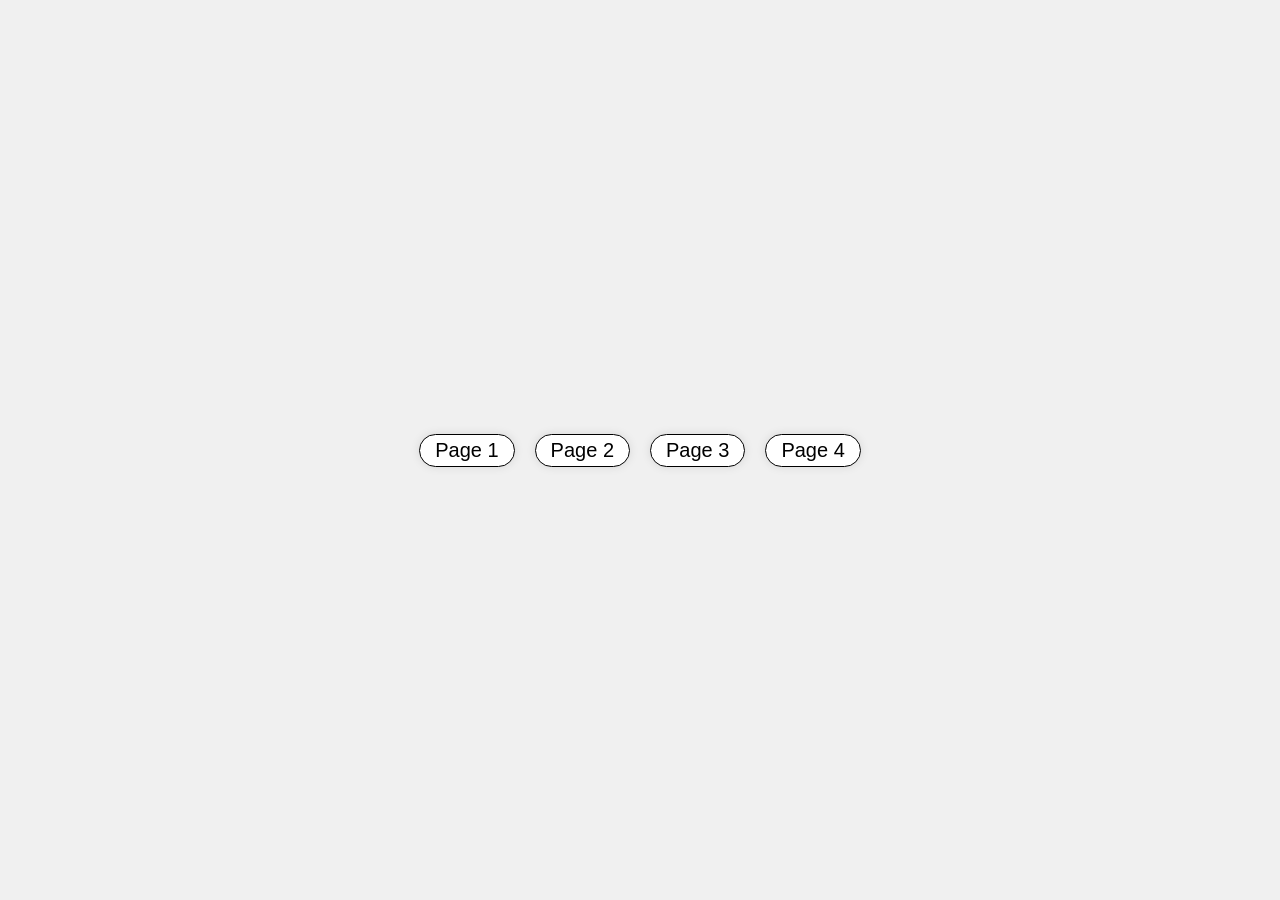
<file: click-and-hover/index.html>
<html>
    <head>
        <script src="https://ajax.googleapis.com/ajax/libs/jquery/3.7.1/jquery.min.js">
       </script>

       <title>Click and Hover</title>
      <link rel="stylesheet" href="style.css">
      <script src="script.js"></script>
     
     
    </head>
<body>

<div id="container">
     <a class="link" href="sub-pages/page1.html"> Page 1 </a>
     <a class="link" href="sub-pages/page2.html"> Page 2 </a>
     <a class="link" href="sub-pages/page3.html"> Page 3 </a>
     <a class="link" href="sub-pages/page4.html"> Page 4 </a>
</div>


</body>
</html>
</file>
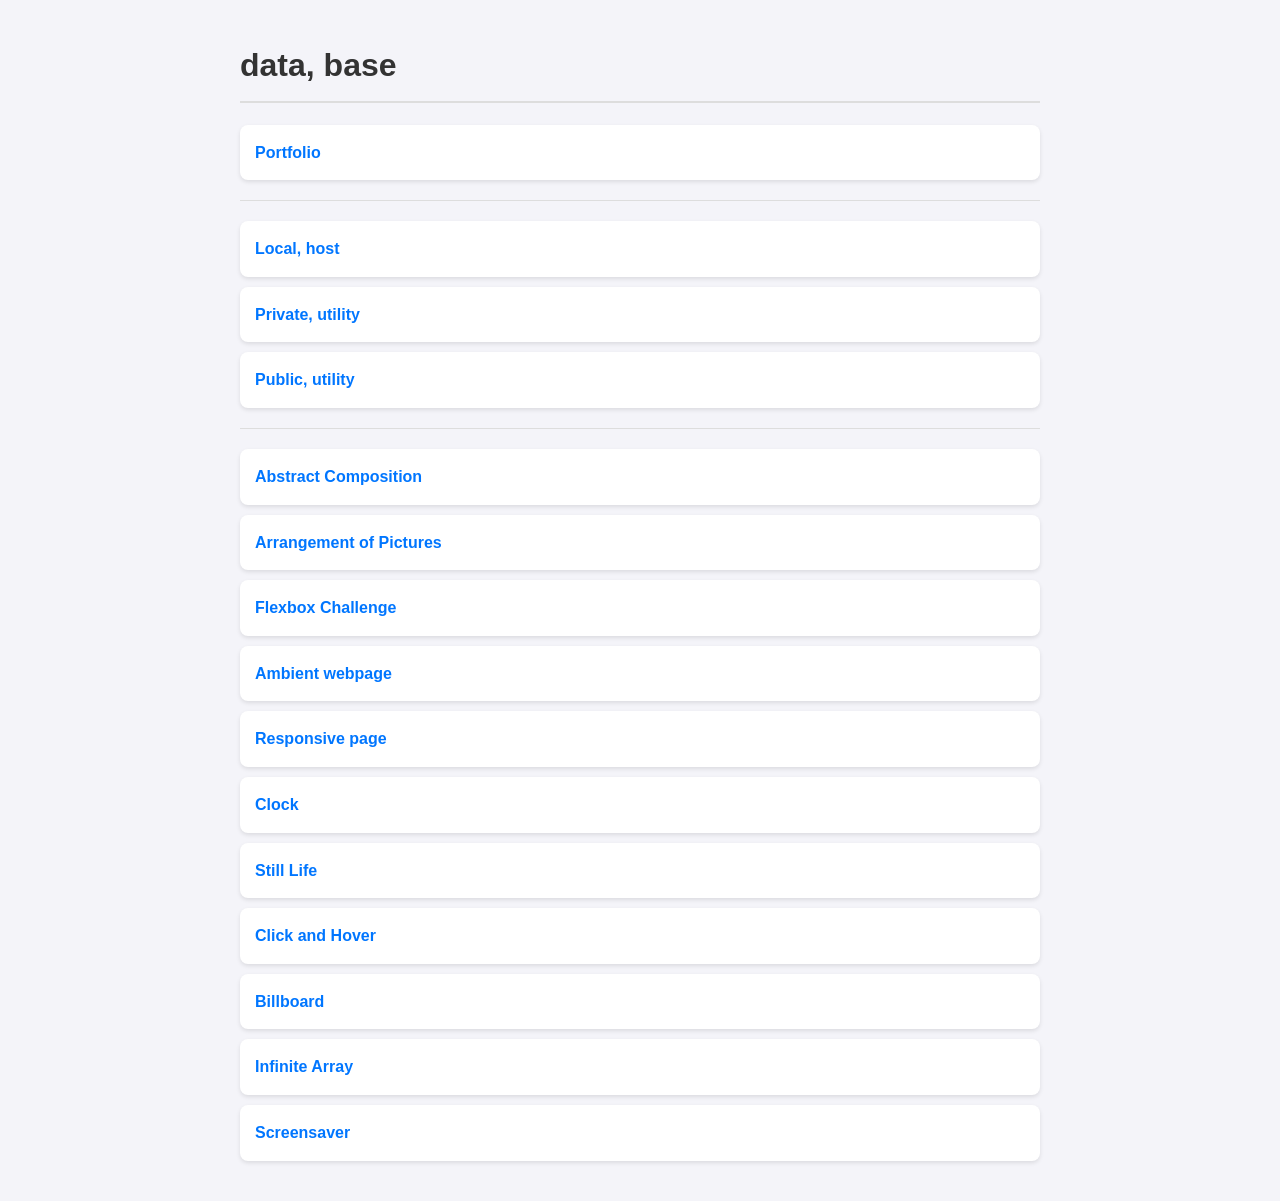
<file: database/index.html>
<!DOCTYPE html>
<html lang="en">
<head>
    <meta charset="UTF-8">
    <meta name="viewport" content="width=device-width, initial-scale=1.0">
    <title>Links Database</title>
    <style>
        body {
            font-family: -apple-system, BlinkMacSystemFont, "Segoe UI", Roboto, Helvetica, Arial, sans-serif;
            line-height: 1.6;
            max-width: 800px;
            margin: 40px auto;
            padding: 0 20px;
            background-color: #f4f4f9;
            color: #333;
        }
        h1 {
            border-bottom: 2px solid #ddd;
            padding-bottom: 10px;
        }
        ul {
            list-style: none;
            padding: 0;
        }
        li {
            margin-bottom: 10px;
            background: #fff;
            padding: 15px;
            border-radius: 8px;
            box-shadow: 0 2px 4px rgba(0,0,0,0.1);
            transition: transform 0.2s;
        }
        li:hover {
            transform: translateY(-2px);
        }
        a {
            text-decoration: none;
            color: #0076ff;
            font-weight: bold;
            display: block;
        }
        a:hover {
            text-decoration: underline;
        }
        hr {
            border: 0;
            border-top: 1px solid #ddd;
            margin: 20px 0;
        }
        .category {
            font-size: 0.8em;
            color: #666;
            text-transform: uppercase;
            letter-spacing: 1px;
            margin-bottom: 5px;
            display: block;
        }
    </style>
</head>
<body>
    <h1>data, base</h1>
    <div class="portfolio-section">
        <ul>
            <li>
                <a href="https://mackledorf.github.io/portfolio/">Portfolio</a>
            </li>
        </ul>
    </div>
    <hr>
    <div class="utility-section">
        <ul>
            <li>
                <a href="https://mackledorf.github.io/interactive-SP26/index.html">Local, host</a>
            </li>
            <li>
                <a href="https://mackledorf.github.io/exercises/PoopTracker/poop-tracker.html">Private, utility</a>
            </li>
            <li>
                <a href="https://mackledorf.github.io/exercises/bulletin/index.html">Public, utility</a>
            </li>
        </ul>
    </div>
    <hr>
    <ul>
        <li>
            <a href="https://mackledorf.github.io/interactive-SP26/abstract-comp.html">Abstract Composition</a>
        </li>
        <li>
            <a href="https://mackledorf.github.io/interactive-SP26/an-arrangement-of-pictures.html">Arrangement of Pictures</a>
        </li>
        <li>
            <a href="https://mackledorf.github.io/interactive-SP26/flexbox-practice/flexbox.html">Flexbox Challenge</a>
        </li>
        <li>
            <a href="https://mackledorf.github.io/interactive-SP26/exercises/ambientpage1.html">Ambient webpage</a>
        </li>
        <li>
            <a href="https://mackledorf.github.io/interactive-SP26/exercises/responsive.html">Responsive page</a>
        </li>
        <li>
            <a href="https://mackledorf.github.io/interactive-SP26/exercises/clock.html">Clock</a>
        </li>
        <li>
            <a href="https://mackledorf.github.io/interactive-SP26/exercises/still-life.html">Still Life</a>
        </li>
        <li>
            <a href="https://mackledorf.github.io/interactive-SP26/exercises/clickhover.html">Click and Hover</a>
        </li>
        <li>
            <a href="https://mackledorf.github.io/interactive-SP26/exercises/billboard.html">Billboard</a>
        </li>
        <li>
            <a href="https://mackledorf.github.io/interactive-SP26/exercises/infinite-array.html">Infinite Array</a>
        </li>
        <li>
            <a href="https://mackledorf.github.io/exercises/screensaver/index.html">Screensaver</a>
        </li>
    </ul>
</body>
</html>
</file>
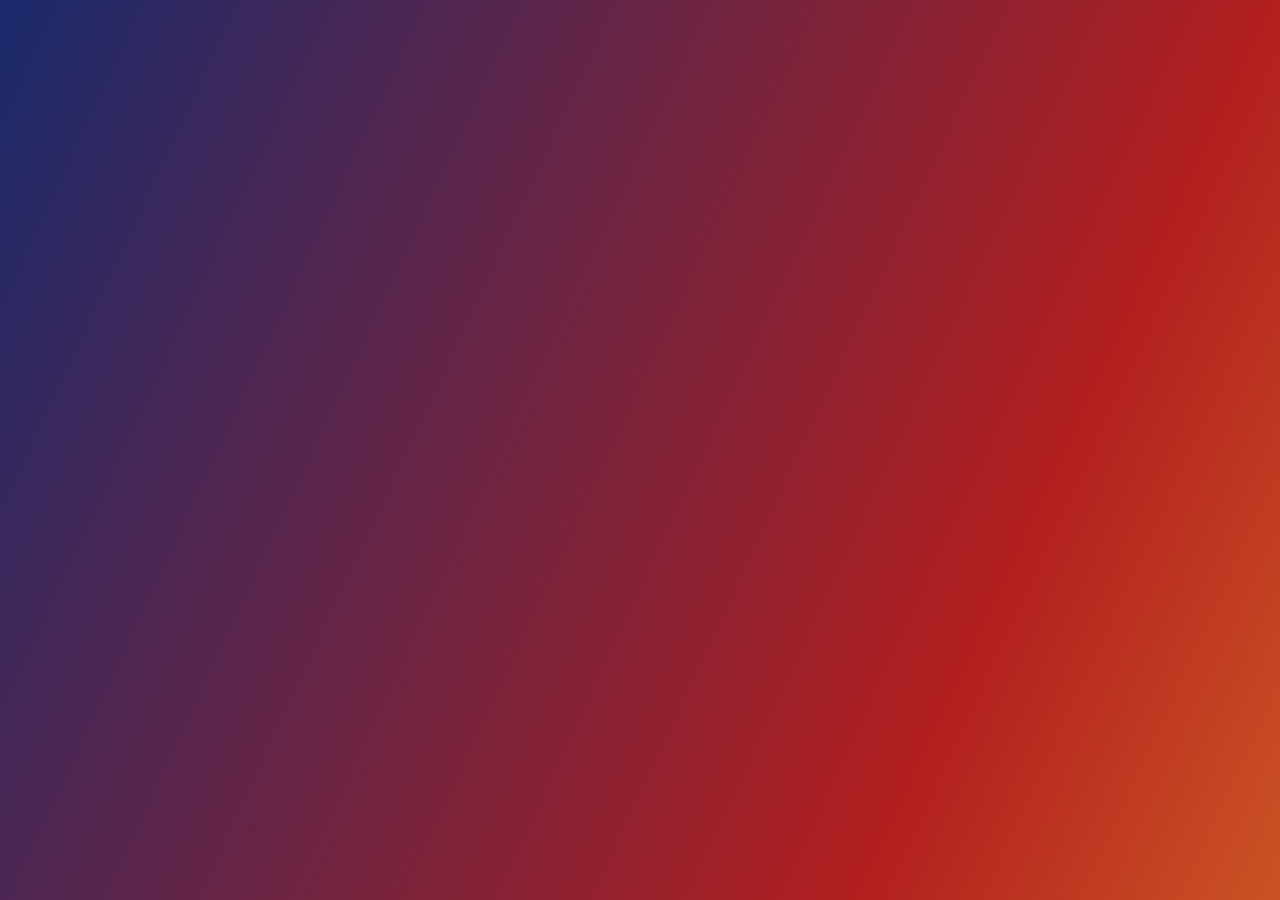
<file: screensaver/index.html>
<!doctype html>
<html lang="en">
  <head>
    <meta charset="utf-8">
    <meta name="viewport" content="width=device-width, initial-scale=1">
    <title>Gradient Screensaver</title>
    <link rel="stylesheet" href="style.css">
  </head>
  <body>
    <main class="screensaver" aria-label="Animated gradient screensaver"></main>
  </body>
</html>
</file>
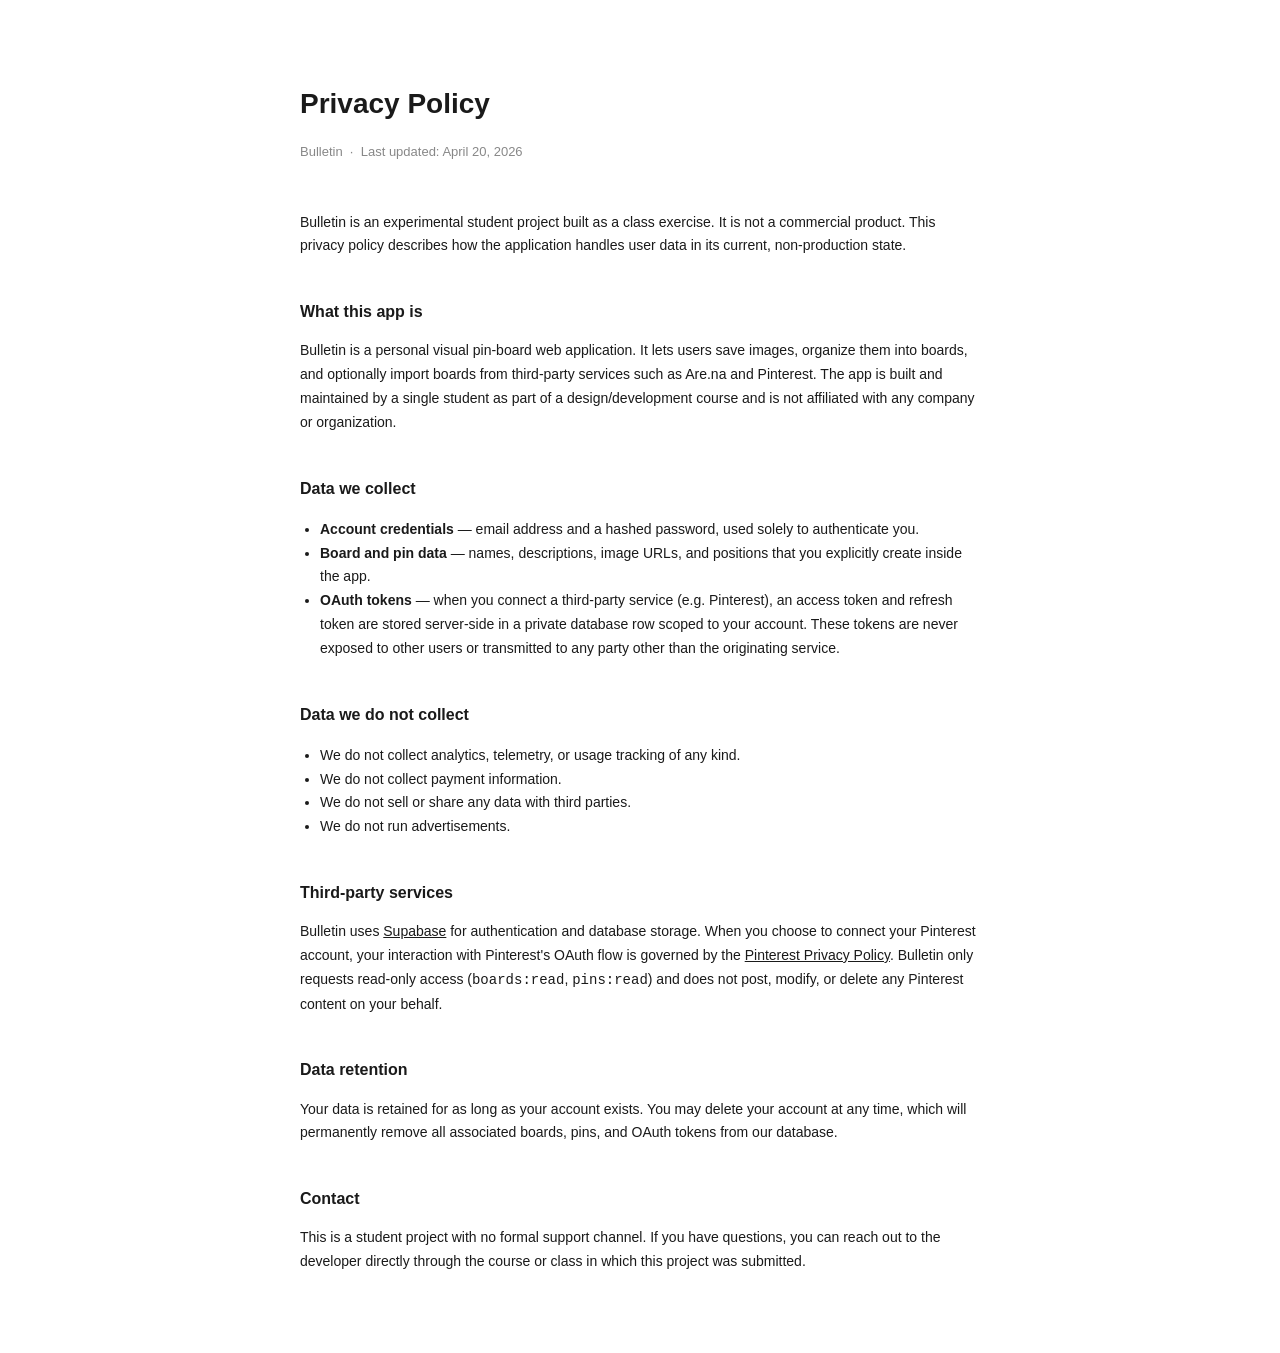
<file: bulletin/privacy.html>
<!DOCTYPE html>
<html lang="en">
<head>
  <meta charset="UTF-8">
  <meta name="viewport" content="width=device-width, initial-scale=1.0">
  <title>Privacy Policy — Bulletin</title>
  <link rel="icon" type="image/png" href="favicon.png">
  <style>
    body {
      font-family: "Pitch Sans", "Helvetica Neue", sans-serif;
      max-width: 680px;
      margin: 80px auto;
      padding: 0 24px;
      color: #1a1a1a;
      line-height: 1.7;
    }
    h1 { font-size: 28px; margin-bottom: 4px; }
    h2 { font-size: 16px; margin-top: 40px; }
    p, li { font-size: 14px; }
    ul { padding-left: 20px; }
    .meta { font-size: 13px; color: #888; margin-bottom: 48px; }
    a { color: inherit; }
  </style>
</head>
<body>

  <h1>Privacy Policy</h1>
  <p class="meta">Bulletin &nbsp;·&nbsp; Last updated: April 20, 2026</p>

  <p>
    Bulletin is an experimental student project built as a class exercise. It is
    not a commercial product. This privacy policy describes how the application
    handles user data in its current, non-production state.
  </p>

  <h2>What this app is</h2>
  <p>
    Bulletin is a personal visual pin-board web application. It lets users save
    images, organize them into boards, and optionally import boards from
    third-party services such as Are.na and Pinterest. The app is built and
    maintained by a single student as part of a design/development course and is
    not affiliated with any company or organization.
  </p>

  <h2>Data we collect</h2>
  <ul>
    <li><strong>Account credentials</strong> — email address and a hashed password, used solely to authenticate you.</li>
    <li><strong>Board and pin data</strong> — names, descriptions, image URLs, and positions that you explicitly create inside the app.</li>
    <li><strong>OAuth tokens</strong> — when you connect a third-party service (e.g. Pinterest), an access token and refresh token are stored server-side in a private database row scoped to your account. These tokens are never exposed to other users or transmitted to any party other than the originating service.</li>
  </ul>

  <h2>Data we do not collect</h2>
  <ul>
    <li>We do not collect analytics, telemetry, or usage tracking of any kind.</li>
    <li>We do not collect payment information.</li>
    <li>We do not sell or share any data with third parties.</li>
    <li>We do not run advertisements.</li>
  </ul>

  <h2>Third-party services</h2>
  <p>
    Bulletin uses <a href="https://supabase.com/privacy" target="_blank" rel="noopener">Supabase</a>
    for authentication and database storage. When you choose to connect your Pinterest account,
    your interaction with Pinterest's OAuth flow is governed by the
    <a href="https://policy.pinterest.com/en/privacy-policy" target="_blank" rel="noopener">Pinterest Privacy Policy</a>.
    Bulletin only requests read-only access (<code>boards:read</code>, <code>pins:read</code>) and
    does not post, modify, or delete any Pinterest content on your behalf.
  </p>

  <h2>Data retention</h2>
  <p>
    Your data is retained for as long as your account exists. You may delete your
    account at any time, which will permanently remove all associated boards, pins,
    and OAuth tokens from our database.
  </p>

  <h2>Contact</h2>
  <p>
    This is a student project with no formal support channel. If you have questions,
    you can reach out to the developer directly through the course or class in which
    this project was submitted.
  </p>

</body>
</html>
</file>
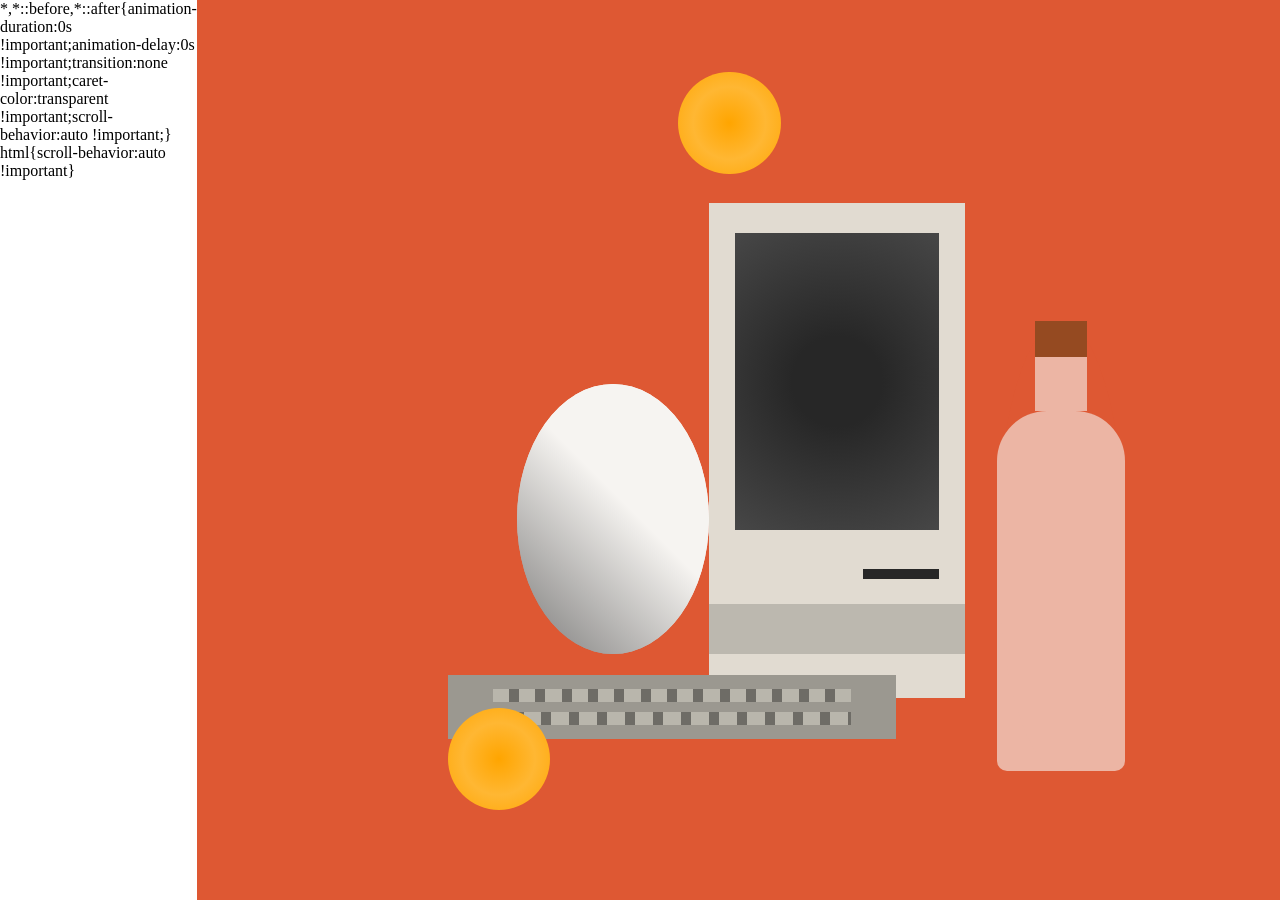
<file: still-life/still-life.html>
<!DOCTYPE html>
<head>
    <meta charset="UTF-8">
    <meta name="viewport" content="width=device-width, initial-scale=1.0">
    <link rel="stylesheet" href="still-styles.css">
</head>

<body>
    <div class="container">
        <div class="background">
            <div class="orange1"></div>
            
            <div class="ball-block">
                <div class="ball"></div>
            </div>

            <div class="pc-block">
                <div class="pc-screen"></div>
                <div class="pc-cdrom"></div>
                <div class="pc-shadow"></div>
            </div>

            <div class="keyboard-block">
                <div class="keyrow">
                    <div class="key"></div>
                    <div class="key"></div>
                    <div class="key"></div>
                    <div class="key"></div>
                    <div class="key"></div>
                    <div class="key"></div>
                    <div class="key"></div>
                    <div class="key"></div>
                    <div class="key"></div>
                    <div class="key"></div>
                    <div class="key"></div>
                    <div class="key"></div>
                    <div class="key"></div>
                    <div class="key"></div>
                </div>
                <div class="keyrow">
                    <div class="key"></div>
                    <div class="key"></div>
                    <div class="key"></div>
                    <div class="key"></div>
                    <div class="key"></div>
                    <div class="key"></div>
                    <div class="key"></div>
                    <div class="key"></div>
                    <div class="key"></div>
                    <div class="key"></div>
                    <div class="key"></div>
                    <div class="key"></div>
                    <div class="key"></div>
                </div>
            </div>

            <div class="bottle-block">
                <div class="bottle-cork"></div>
                <div class="bottle-neck"></div>
                <div class="bottle"></div>
            </div>

            <div class="ball-block">
                <div class="ball"></div>
            </div>

            <div class="orange2"></div>
        </div>
    </div>
</body>
</file>
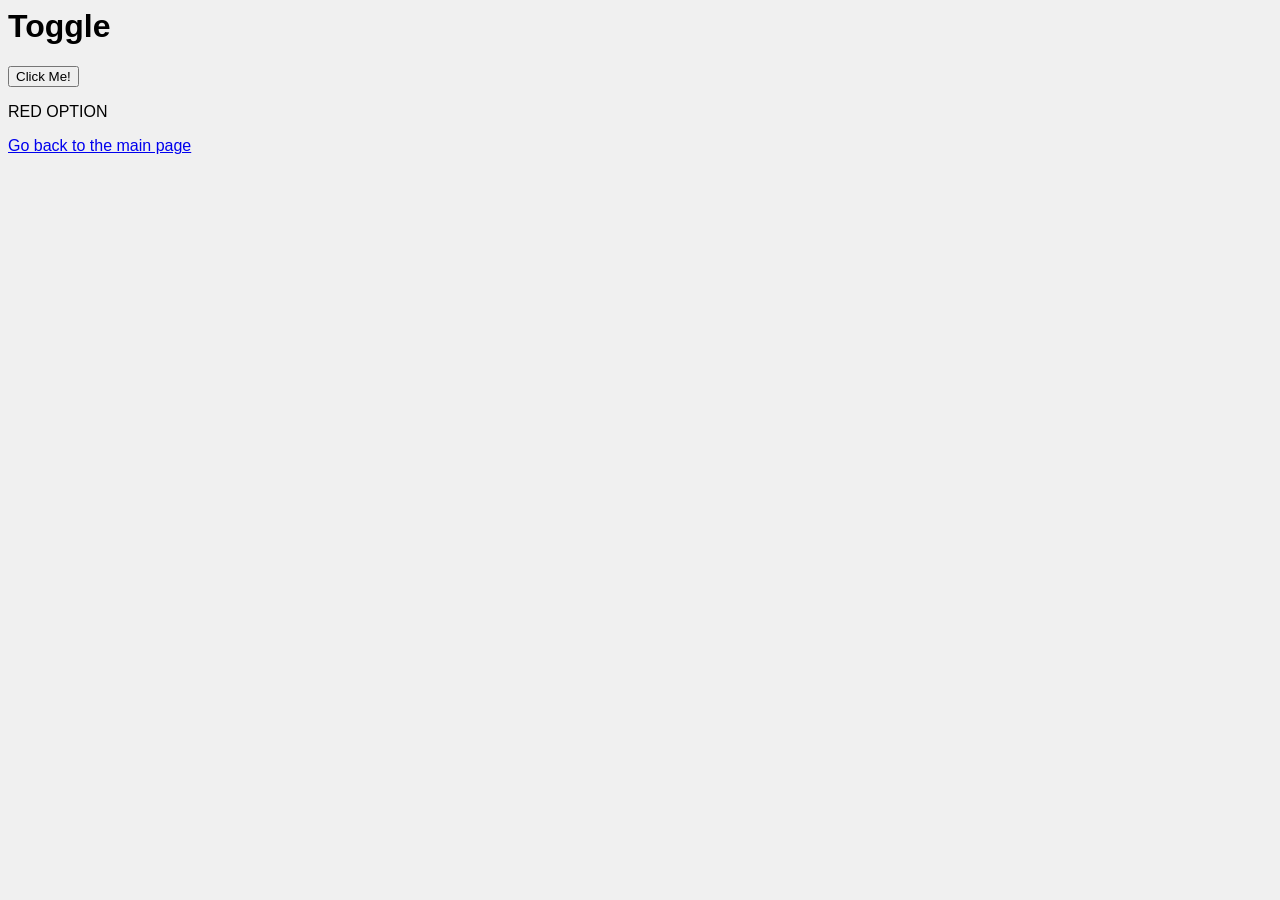
<file: click-and-hover/sub-pages/page1.html>
<html>
    <head>
        <title>Toggle</title>   
        <script src="https://ajax.googleapis.com/ajax/libs/jquery/3.7.1/jquery.min.js">
       </script>
        <link rel="stylesheet" href="../style.css">
        <script src="../script.js"></script>
    </head>
    <body>
        <h1>Toggle</h1>
        <button>Click Me!</button>
        <p id="msg-red" class="toggle-msg-red">RED OPTION</p>
        <p id="msg-blue" class="toggle-msg-blue" style="display: none">BLUE OPTION</p>
        <p><a href="../index.html">Go back to the main page</a></p>
        <script>
            $("button").click(function () {
                $("#msg-red, #msg-blue").toggle();
            });
        </script>
    </body>
</html>
</file>
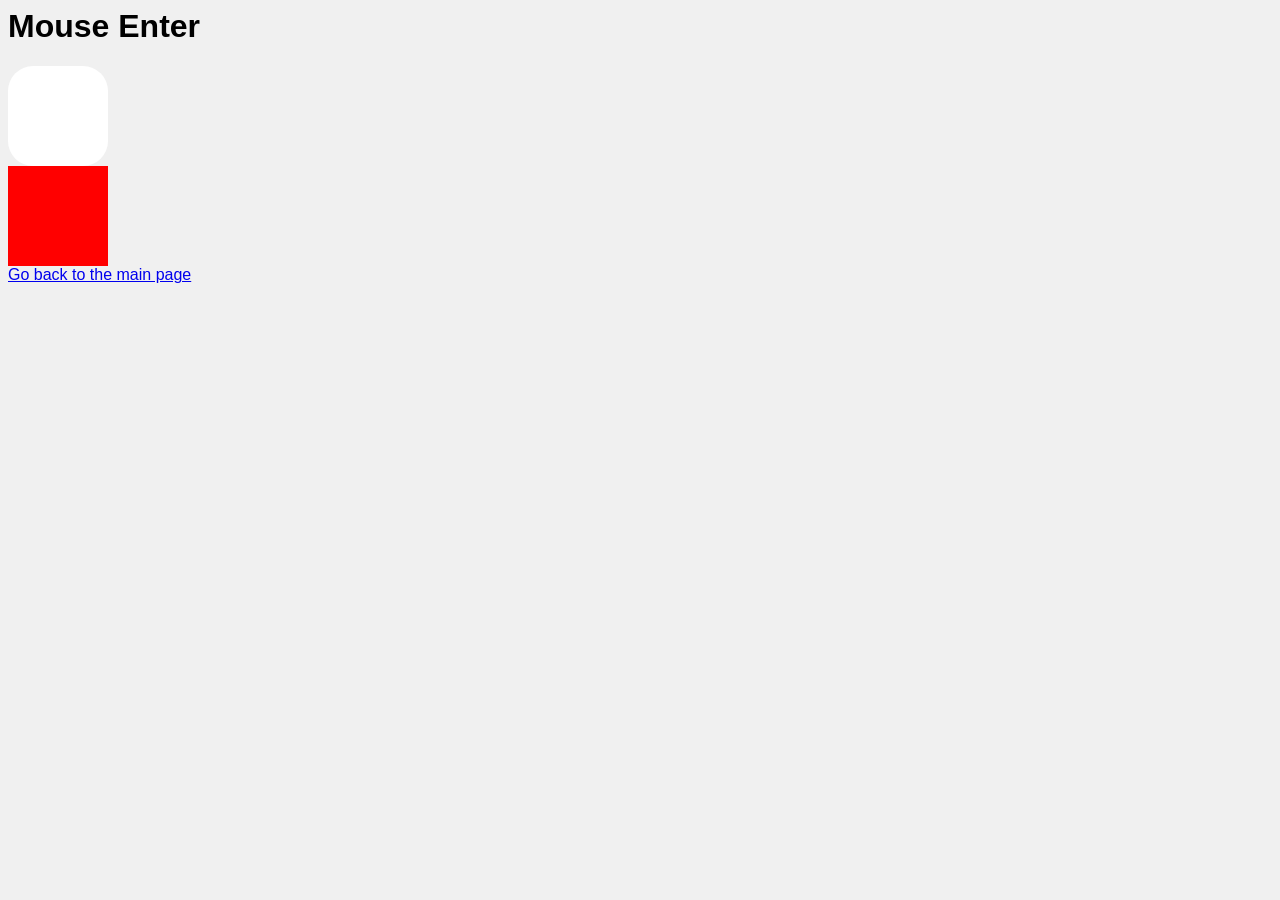
<file: click-and-hover/sub-pages/page2.html>
<html>
    <head>
        <title>Mouse Enter</title>   
        <script src="https://ajax.googleapis.com/ajax/libs/jquery/3.7.1/jquery.min.js">
       </script>
        <link rel="stylesheet" href="../style.css">
        <script src="../script.js"></script>
    </head>
    <body>
        <h1>Mouse Enter</h1>
        <div class="circle"></div>
        <div class="square"></div>
        <a href="../index.html">Go back to the main page</a>
    </body>
</html>
</file>
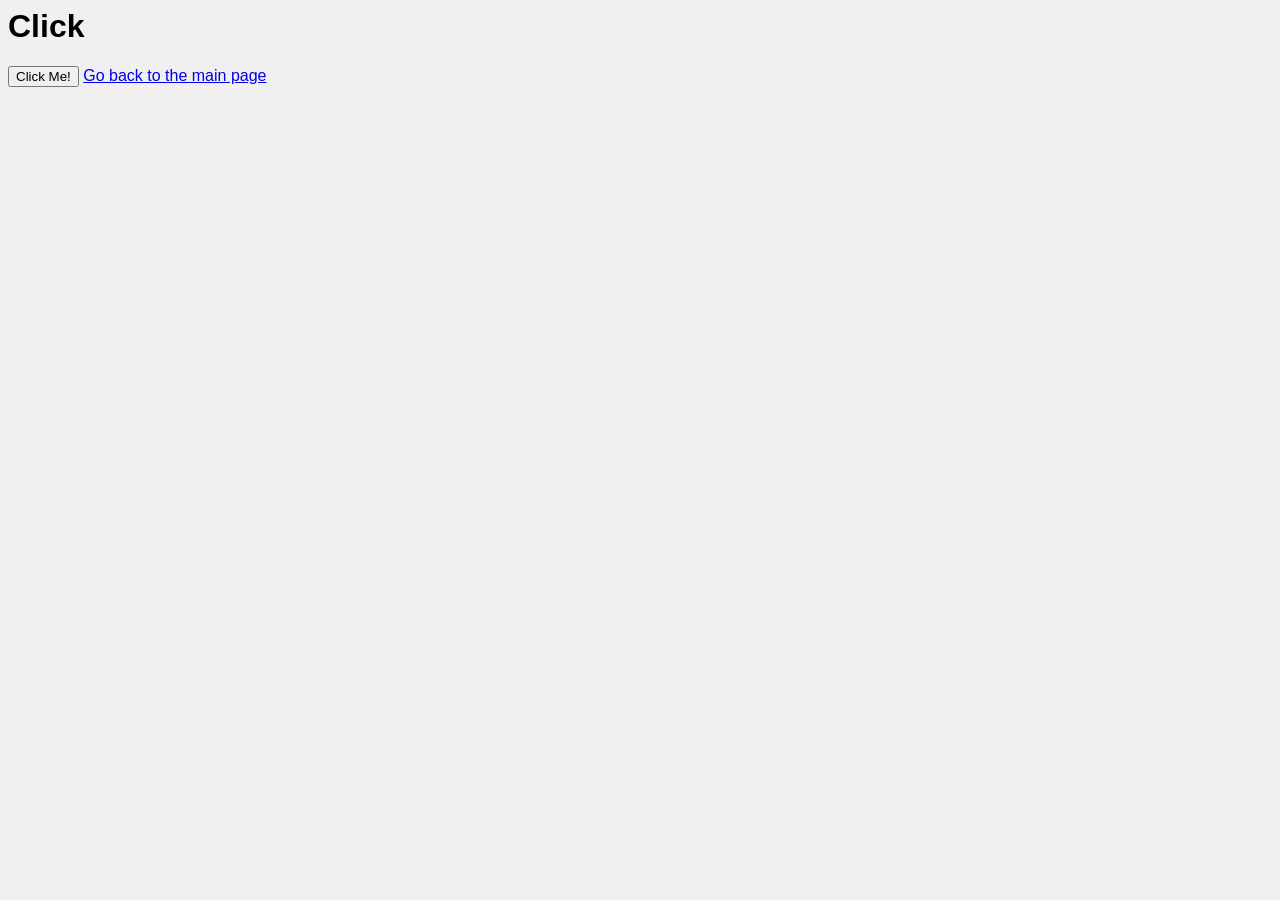
<file: click-and-hover/sub-pages/page3.html>
<html>
    <head>
        <title>Click</title>
        <script src="https://ajax.googleapis.com/ajax/libs/jquery/3.7.1/jquery.min.js">
       </script>
        <link rel="stylesheet" href="../style.css">
        <script src="../script.js"></script>
    </head>
    <body>
        <h1>Click</h1>
        <button>Click Me!</button>
<div class="announcement">
   <span>THIS IS AN <br>
   ANNOUNCEMENT</span>
</div>
<a href="../index.html">Go back to the main page</a>
    </body>
</html>
</file>
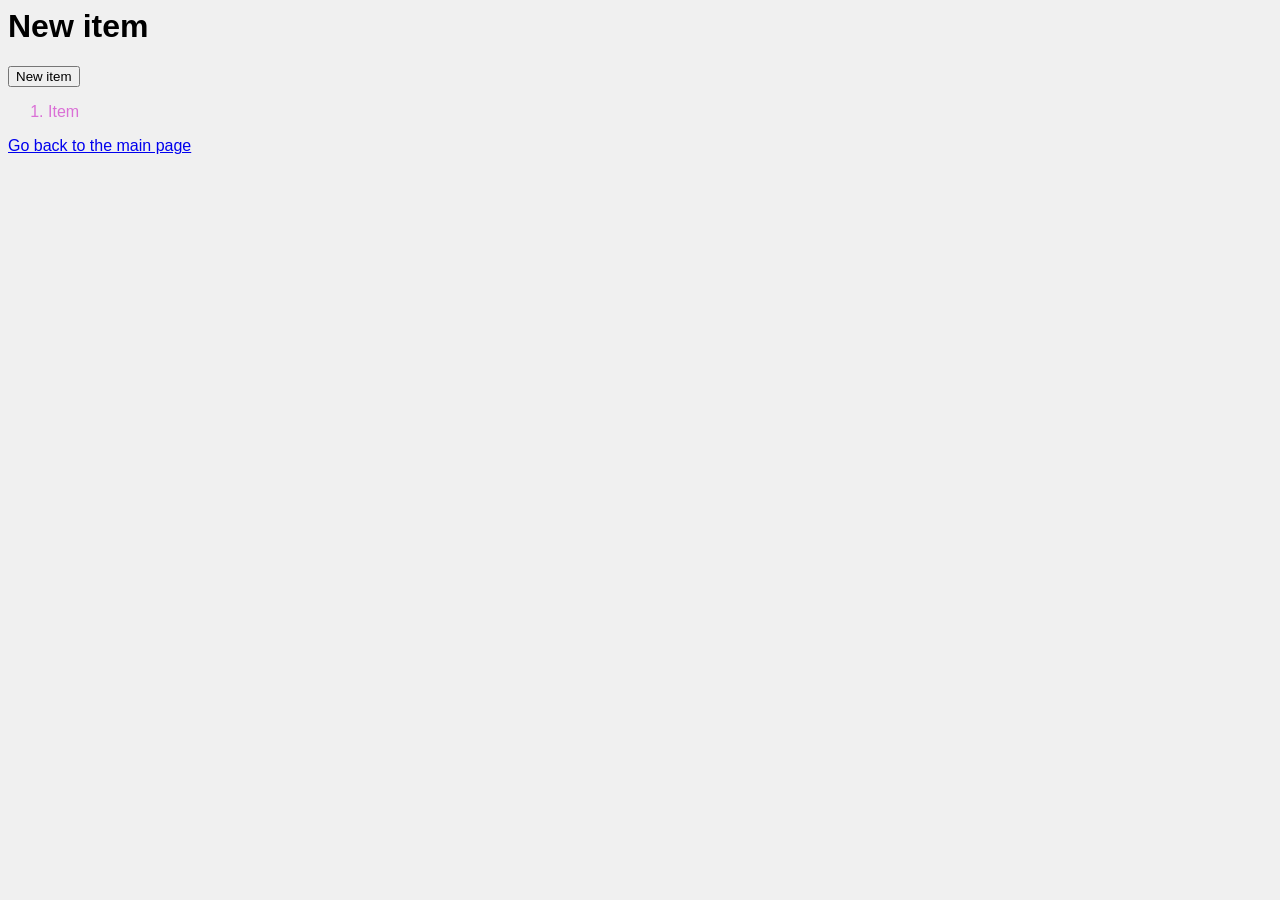
<file: click-and-hover/sub-pages/page4.html>
<html>
    <head>
        <title>Add</title>
        <script src="https://ajax.googleapis.com/ajax/libs/jquery/3.7.1/jquery.min.js">
       </script>
        <link rel="stylesheet" href="../style.css">
        <script src="../script.js"></script>   
    </head>
    <body>
        <h1>New item</h1>
        <button id="add">New item</button>
<ol id="list">
    <li>Item</li>
</ol>
        <a href="../index.html">Go back to the main page</a>
    </body>
</html>
</file>
<file: click-and-hover/style.css>
#container {
    width: 100%;
    height: 100%;
    background-color: #f0f0f0;
    display: flex;
    justify-content: center;
    align-items: center;
}

.container1 {
    width: 100%;
    height: 100%;
    background-color: #ff0000;
    border-radius: 100%;
    display: flex;
    justify-content: center;
    align-items: center;
    transition: 2s ease;
}

.color {
    background-color: #00ff00;
    border-radius: 10%;
    width: 10%;
    height: 10%;
    transition: 2s ease;
}

.link {
    text-decoration: none;
    color: #000;
    font-size: 20px;
    font-weight: regular;
    margin: 10px;
    padding: 4px 15px;
    border: 1px solid #000;
    border-radius: 20px;
    background-color: #fff;
    box-shadow: 0 0 10px 0 rgba(0, 0, 0, 0.1);
    transition: all 0.3s ease;
    font-family: 'Helvetica', sans-serif;
}

.link:hover {
    background-color: #000;
    color: #fff;
}

body {
    background-color: #f0f0f0;
    font-family: 'Helvetica', sans-serif;
}

.toggle-msg {
    font-family: Helvetica, sans-serif;
    font-size: 4.5rem;
    color: red;
    font-weight: bold;
    text-transform: uppercase;
}

.toggle-msg {
    font-family: Helvetica, sans-serif;
    font-size: 4.5rem;
    color: blue;
    font-weight: bold;
    text-transform: uppercase;
}

.circle {
    width: 100px;
    height: 100px;
    background-color: white;
    border-color: #000;
    border-radius: 15px;
    border-radius: 25%;
}

.square {
    width: 100px;
    height: 100px;
    background-color: red;
}

.announcement {
    display: none;
    background: lightgreen;
    margin-top: 40px;
    font-size: 24px;
    padding: 6px;
}

#list{
    color: orchid;
    font-family: 'Helvetica', sans-serif;
}
</file>
<file: screensaver/style.css>
:root {
  color-scheme: dark;
}

* {
  box-sizing: border-box;
}

html,
body {
  width: 100%;
  height: 100%;
  margin: 0;
  overflow: hidden;
  background: #07080d;
}

body {
  min-height: 100vh;
}

.screensaver {
  position: fixed;
  inset: 0;
  overflow: hidden;
  background: linear-gradient(
    115deg,
    #1a2a6c 0%,
    #b21f1f 25%,
    #fdbb2d 50%,
    #e94e77 75%,
    #4a00e0 100%
  );
  background-size: 300% 300%;
  animation: gradient-drift 15s linear infinite;
}

@keyframes gradient-drift {
  0% {
    background-position: 0% 50%;
  }
  50% {
    background-position: 100% 50%;
  }
  100% {
    background-position: 0% 50%;
  }
}

@media (prefers-reduced-motion: reduce) {
  .screensaver {
    animation-duration: 60s;
  }
}
</file>
<file: still-life/still-styles.css>
*{
        margin: 0px;
        box-sizing: border-box;
        display: flex;
    }

    .container{
        width: 100vw;
        height: 100vh;
    }

    .background{
        width: 100%;
        height: 100%;
        background-color: rgb(222, 88, 51);
        justify-content: center;
        align-items: center;
    }

    /* COMPOSITION */
    .ball-block{
        display: flex;
        flex-direction: column;
        justify-content: center;
        align-items: center;
        position: fixed;

        width: 15%;
        height: 30%;

        background: linear-gradient(45deg,rgba(123, 122, 121, 1) 0%, rgba(246, 244, 241, 1) 56%, rgba(246, 244, 241, 1) 85%);;

        top:30vw;
        margin-right: 35vw;
        border-radius: 50%;
    }

    .pc-block{
        display: flex;
        flex-direction: column;
        justify-content: center;
        align-items: center;

        position: fixed;

        width: 20%;
        height: 55%;

        background-color: rgb(225, 219, 209);
    }

    .pc-screen{
        display: flex;
        width: 80%;
        height: 60%;

        margin-bottom: 15%;
        margin-top: 10%;

        background: radial-gradient(circle,rgba(39, 39, 39, 1) 25%, rgba(71, 71, 71, 1) 100%, rgba(39, 39, 39, 1) 50%);
    }

    .pc-cdrom{
        display: flex;
        width: 30%;
        height: 2%;

        margin-bottom: 0%;
        margin-left: 50%;

        background-color: rgb(39, 39, 39);
    }

    .pc-shadow{
        display: flex;
        width: 100%;
        height: 10%;

        margin-top: 10%;
        margin-bottom: 15%;

        background-color: rgb(188, 184, 175);
    }

    .bottle-block{
        display: flex;
        flex-direction: column;
        justify-content: center;
        align-items: center;

        width: 10%;
        height: 50%;

        background-color: rgb(222, 88, 51);
        
        margin-top:15vw;
        margin-left: 2vw;

        top:30vw;
        margin-left: 35vw;
        border-radius: 50%;
    }

    .bottle{
        display: flex;

        width: 100%;
        height: 100%;

        border-radius: 10px;
        border-top-right-radius: 50px;
        border-top-left-radius: 50px;

        background-color: rgb(246, 244, 241);
        opacity: 0.6;
    }

    .bottle-neck{
        display: flex;

        width: 40%;
        height: 15%;

        background-color: rgb(246, 244, 241);
        opacity: 0.6;
    }

    .bottle-cork{
        display: flex;

        width: 40%;
        height: 10%;

        background-color: rgb(149, 74, 33);
        opacity:1;
    }

    .keyboard-block{
        display: flex;
        position: fixed;
        flex-direction: column;
        justify-content: center;
        align-items: center;

        width: 35vw;
        height: 5vw;

        top:75%;
        left:35%;

        gap: 10px;

        background-color: rgb(155, 152, 144);
    }

    .keyrow{
        display: flex;
        flex-direction: row;
        position: relative;
        justify-content: center;

        width: 80%;
        height: 20%;
        
        gap: 10px;

        background-color: rgb(110, 108, 102);
    }

    .key{
        display: flex;
        flex-direction: column;
        position: relative;

        width: 5%;
        height: 100%;

        background-color: rgb(185, 182, 172);
    }
    

    .orange1{
        display: flex;
        position: fixed;
        background: radial-gradient(circle,rgba(255, 165, 0, 1) 0%, rgba(255, 183, 51, 1) 50%, rgba(255, 165, 0, 1) 100%);
        width: 8vw;
        height: 8vw;
        border-radius: 50%;
        top: 8%;
        left: 53%;
    }

    .orange2{
        display: flex;
        position: fixed;
        background: radial-gradient(circle,rgba(255, 165, 0, 1) 0%, rgba(255, 183, 51, 1) 50%, rgba(255, 165, 0, 1) 100%);
        width: 8vw;
        height: 8vw;
        border-radius: 50%;
        bottom: 10%;
        left: 35%;
    }
</file>
